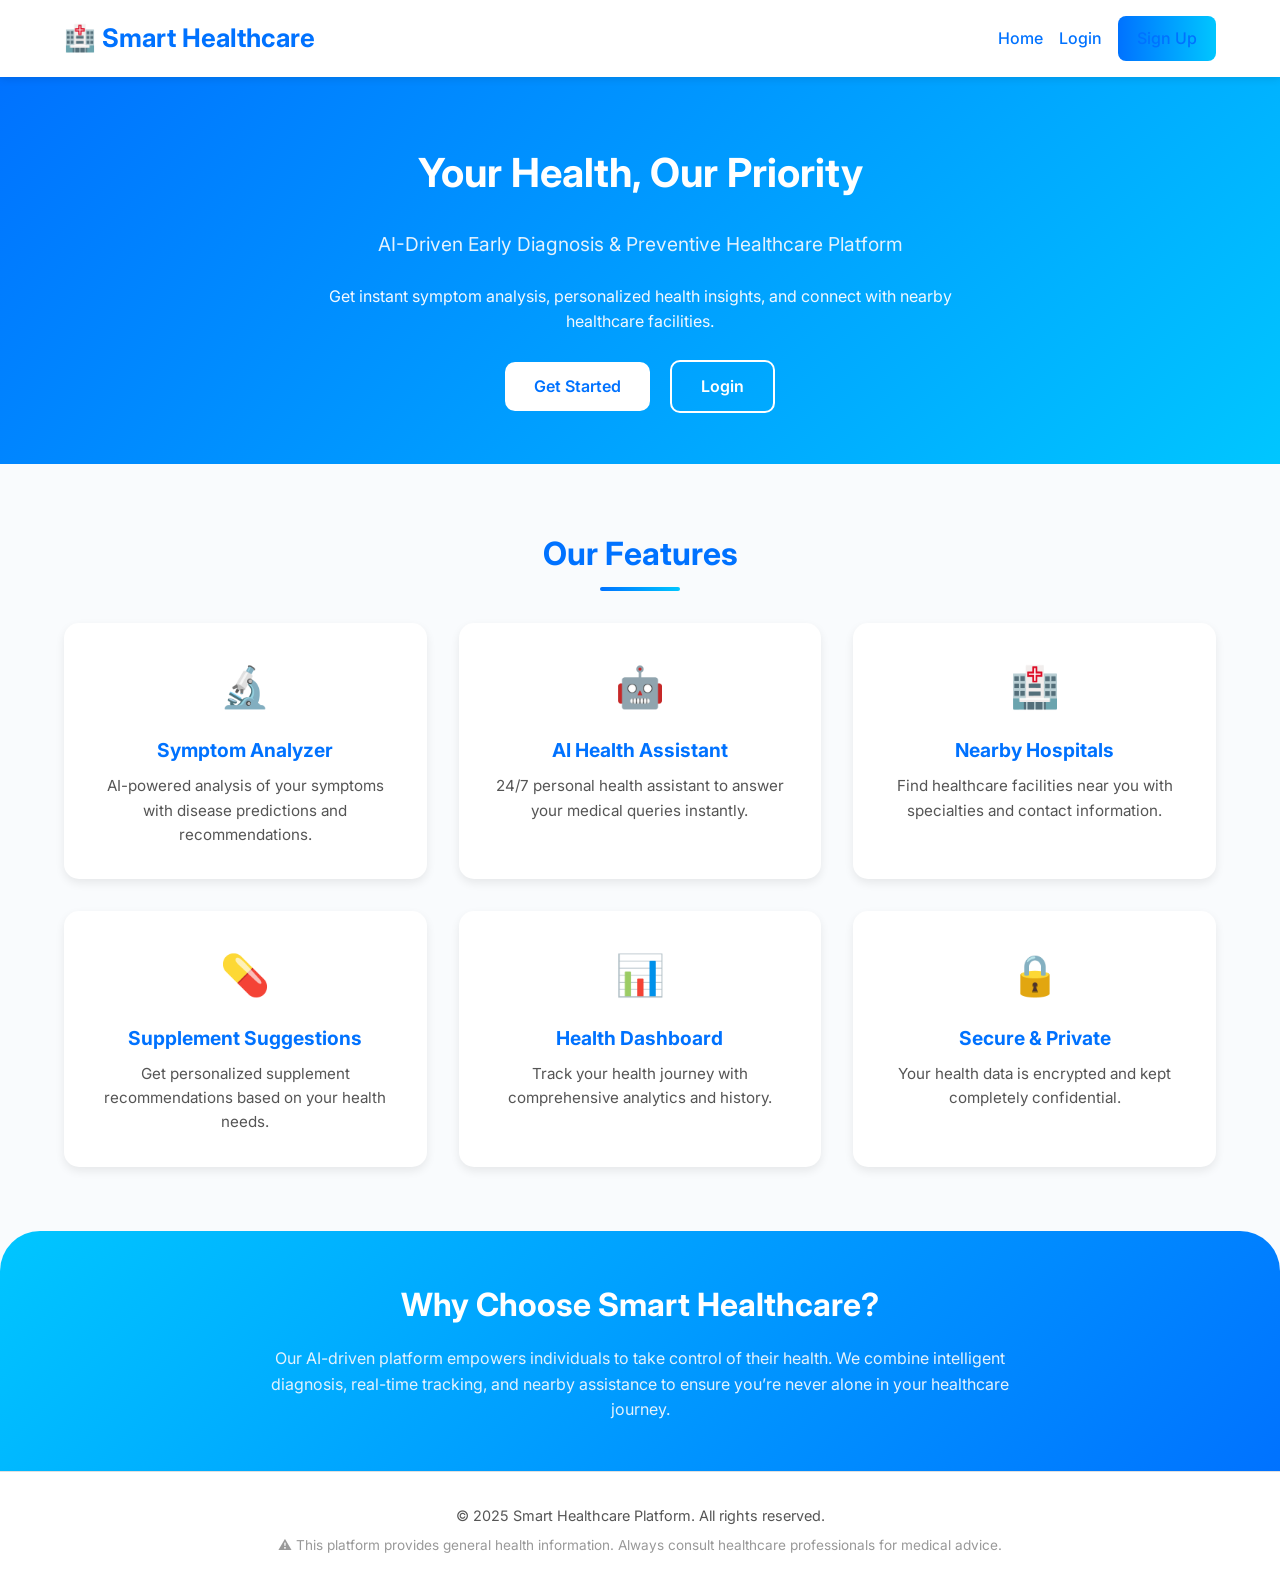
<file: src/main/resources/templates/index.html>
<!DOCTYPE html>
<html xmlns:th="http://www.thymeleaf.org">
<head>
    <meta charset="UTF-8">
    <meta name="viewport" content="width=device-width, initial-scale=1.0">
    <title>Smart Healthcare Platform</title>
    <link href="https://fonts.googleapis.com/css2?family=Inter:wght@400;500;600;700&display=swap" rel="stylesheet">
    <style>
        /* ===== Global Styles ===== */
        * {
            margin: 0;
            padding: 0;
            box-sizing: border-box;
        }

        body {
            font-family: 'Inter', sans-serif;
            background: #f9fbfd;
            color: #333;
            line-height: 1.6;
        }

        a {
            text-decoration: none;
        }

        .container {
            max-width: 1200px;
            margin: 0 auto;
            padding: 0 1.5rem;
        }

        /* ===== Navbar ===== */
        .navbar {
            background: #ffffff;
            box-shadow: 0 2px 8px rgba(0,0,0,0.1);
            padding: 1rem 0;
            position: sticky;
            top: 0;
            z-index: 10;
        }

        .nav-brand {
            font-size: 1.6rem;
            font-weight: 700;
            color: #0072ff;
        }

        .nav-links {
            display: flex;
            align-items: center;
            gap: 1rem;
        }

        .nav-links a {
            color: #0072ff;
            font-weight: 500;
            transition: color 0.3s;
        }

        .nav-links a:hover {
            color: #005fcc;
        }

        .btn-primary {
            background: linear-gradient(90deg, #0072ff, #00c6ff);
            color: #fff;
            padding: 0.6rem 1.2rem;
            border-radius: 8px;
            transition: all 0.3s;
        }

        .btn-primary:hover {
            box-shadow: 0 6px 20px rgba(0,114,255,0.3);
            transform: translateY(-2px);
        }

        .navbar .container {
            display: flex;
            justify-content: space-between;
            align-items: center;
        }

        /* ===== Hero Section ===== */
        .hero {
            background: linear-gradient(135deg, #0072ff 0%, #00c6ff 100%);
            color: white;
            padding: 4rem 0;
        }

        .hero-content {
            display: flex;
            flex-direction: column;
            align-items: center;
            text-align: center;
            gap: 1.5rem;
        }

        .hero-content h1 {
            font-size: 2.5rem;
            font-weight: 700;
        }

        .hero-subtitle {
            font-size: 1.2rem;
            font-weight: 400;
            color: #e3f2fd;
        }

        .hero-description {
            max-width: 700px;
            font-size: 1rem;
            color: #f2f8ff;
        }

        .hero-buttons {
            margin-top: 1rem;
        }

        .btn-hero {
            background: white;
            color: #0072ff;
            padding: 0.9rem 1.8rem;
            border-radius: 10px;
            font-weight: 600;
            transition: all 0.3s ease;
            margin-right: 1rem;
        }

        .btn-hero:hover {
            background: #e3f2fd;
            transform: translateY(-3px);
        }

        .btn-secondary {
            border: 2px solid white;
            color: white;
            padding: 0.9rem 1.8rem;
            border-radius: 10px;
            font-weight: 600;
            transition: all 0.3s ease;
        }

        .btn-secondary:hover {
            background: rgba(255,255,255,0.2);
            transform: translateY(-3px);
        }

        /* ===== Features Section ===== */
        .features {
            background: #f9fbfd;
            padding: 4rem 0;
        }

        .section-title {
            text-align: center;
            font-size: 2rem;
            color: #0072ff;
            margin-bottom: 2rem;
            position: relative;
        }

        .section-title::after {
            content: "";
            width: 80px;
            height: 4px;
            background: linear-gradient(90deg, #0072ff, #00c6ff);
            display: block;
            margin: 0.5rem auto;
            border-radius: 2px;
        }

        .feature-grid {
            display: grid;
            grid-template-columns: repeat(auto-fit, minmax(280px, 1fr));
            gap: 2rem;
        }

        .feature-card {
            background: #ffffff;
            border-radius: 15px;
            padding: 2rem;
            text-align: center;
            transition: all 0.3s;
            box-shadow: 0 4px 10px rgba(0,0,0,0.08);
        }

        .feature-card:hover {
            transform: translateY(-8px);
            box-shadow: 0 8px 25px rgba(0,114,255,0.2);
        }

        .feature-icon {
            font-size: 2.5rem;
            margin-bottom: 1rem;
        }

        .feature-card h3 {
            color: #0072ff;
            font-size: 1.2rem;
            margin-bottom: 0.5rem;
        }

        .feature-card p {
            color: #555;
            font-size: 0.95rem;
        }

        /* ===== Extra Section ===== */
        .about {
            background: linear-gradient(135deg, #00c6ff 0%, #0072ff 100%);
            color: white;
            text-align: center;
            padding: 3rem 1rem;
            border-top-left-radius: 40px;
            border-top-right-radius: 40px;
        }

        .about h2 {
            font-size: 2rem;
            margin-bottom: 1rem;
        }

        .about p {
            max-width: 800px;
            margin: 0 auto;
            font-size: 1rem;
            color: #e3f2fd;
        }

        /* ===== Footer ===== */
        .footer {
            background: #ffffff;
            padding: 2rem 0;
            text-align: center;
            font-size: 0.9rem;
            color: #555;
            border-top: 1px solid #e0e0e0;
        }

        .disclaimer {
            margin-top: 0.5rem;
            font-size: 0.85rem;
            color: #999;
        }

        /* ===== Responsive ===== */
        @media (max-width: 768px) {
            .hero-content h1 {
                font-size: 2rem;
            }
        }
    </style>
</head>
<body>

<!-- Navbar -->
<nav class="navbar">
    <div class="container">
        <div class="nav-brand">🏥 Smart Healthcare</div>
        <div class="nav-links">
            <a href="/">Home</a>
            <a href="/login">Login</a>
            <a href="/signup" class="btn-primary">Sign Up</a>
        </div>
    </div>
</nav>

<!-- Hero Section -->
<section class="hero">
    <div class="container">
        <div class="hero-content">
            <h1>Your Health, Our Priority</h1>
            <p class="hero-subtitle">AI-Driven Early Diagnosis & Preventive Healthcare Platform</p>
            <p class="hero-description">
                Get instant symptom analysis, personalized health insights, and connect with nearby healthcare facilities.
            </p>
            <div class="hero-buttons">
                <a href="/signup" class="btn-hero">Get Started</a>
                <a href="/login" class="btn-secondary">Login</a>
            </div>
        </div>
    </div>
</section>

<!-- Features Section -->
<section class="features">
    <div class="container">
        <h2 class="section-title">Our Features</h2>
        <div class="feature-grid">
            <div class="feature-card">
                <div class="feature-icon">🔬</div>
                <h3>Symptom Analyzer</h3>
                <p>AI-powered analysis of your symptoms with disease predictions and recommendations.</p>
            </div>
            <div class="feature-card">
                <div class="feature-icon">🤖</div>
                <h3>AI Health Assistant</h3>
                <p>24/7 personal health assistant to answer your medical queries instantly.</p>
            </div>
            <div class="feature-card">
                <div class="feature-icon">🏥</div>
                <h3>Nearby Hospitals</h3>
                <p>Find healthcare facilities near you with specialties and contact information.</p>
            </div>
            <div class="feature-card">
                <div class="feature-icon">💊</div>
                <h3>Supplement Suggestions</h3>
                <p>Get personalized supplement recommendations based on your health needs.</p>
            </div>
            <div class="feature-card">
                <div class="feature-icon">📊</div>
                <h3>Health Dashboard</h3>
                <p>Track your health journey with comprehensive analytics and history.</p>
            </div>
            <div class="feature-card">
                <div class="feature-icon">🔒</div>
                <h3>Secure & Private</h3>
                <p>Your health data is encrypted and kept completely confidential.</p>
            </div>
        </div>
    </div>
</section>

<!-- Extra About Section -->
<section class="about">
    <h2>Why Choose Smart Healthcare?</h2>
    <p>
        Our AI-driven platform empowers individuals to take control of their health.
        We combine intelligent diagnosis, real-time tracking, and nearby assistance to ensure you’re never alone in your healthcare journey.
    </p>
</section>

<!-- Footer -->
<footer class="footer">
    <div class="container">
        <p>&copy; 2025 Smart Healthcare Platform. All rights reserved.</p>
        <p class="disclaimer">⚠️ This platform provides general health information. Always consult healthcare professionals for medical advice.</p>
    </div>
</footer>

</body>
</html>
</file>
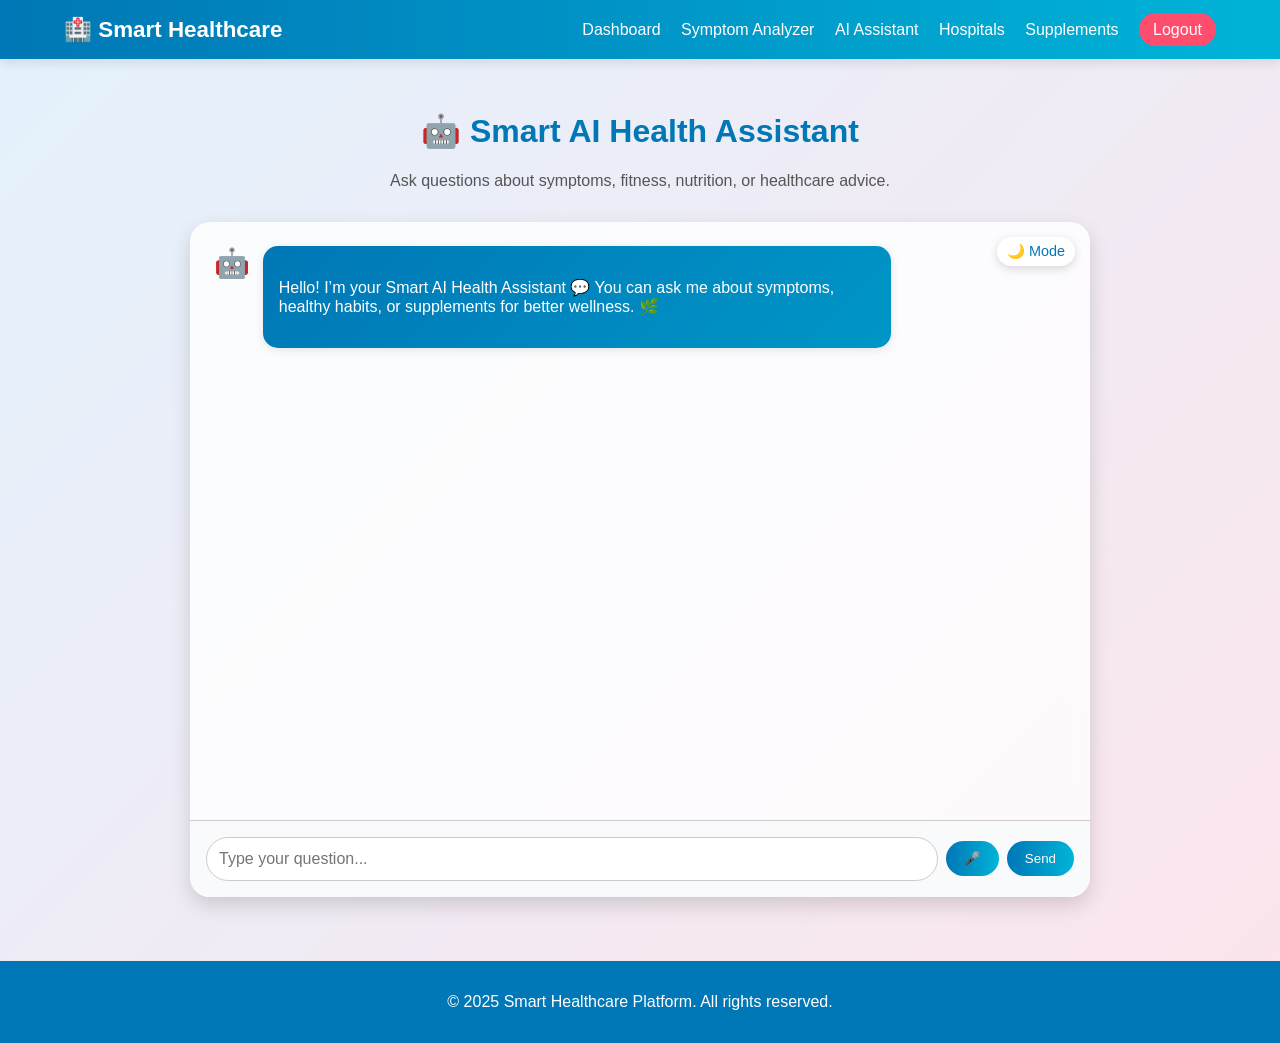
<file: src/main/resources/templates/ai-assistant.html>
<!-- src/main/resources/templates/ai-assistant.html -->

<!DOCTYPE html>
<html xmlns:th="http://www.thymeleaf.org">
<head>
    <meta charset="UTF-8">
    <meta name="viewport" content="width=device-width, initial-scale=1.0">
    <title>AI Assistant - Smart Healthcare</title>
    <link rel="stylesheet" th:href="@{/css/style.css}">
    <style>
        /* ===== Base Styling ===== */
        body {
            font-family: 'Poppins', sans-serif;
            margin: 0;
            background: linear-gradient(135deg, #e3f2fd, #fce4ec);
            color: #333;
            transition: 0.5s ease;
        }

        .navbar {
            background: linear-gradient(90deg, #0077b6, #00b4d8);
            padding: 1rem 0;
            box-shadow: 0 4px 10px rgba(0,0,0,0.1);
            color: #fff;
        }

        .navbar .container {
            display: flex;
            justify-content: space-between;
            align-items: center;
            width: 90%;
            margin: auto;
        }

        .nav-brand {
            font-weight: bold;
            font-size: 1.4rem;
        }

        .nav-links a {
            color: #fff;
            margin-left: 1rem;
            text-decoration: none;
            transition: 0.3s;
            font-weight: 500;
        }

        .nav-links a:hover {
            color: #ffe57f;
        }

        .btn-logout {
            background: #ff4d6d;
            padding: 8px 14px;
            border-radius: 25px;
            transition: 0.3s;
        }

        .btn-logout:hover {
            background: #ff758f;
        }

        /* ===== Page Header ===== */
        .page-container {
            padding: 2rem 0;
        }

        .page-header {
            text-align: center;
            margin-bottom: 2rem;
        }

        .page-header h1 {
            color: #0077b6;
            font-size: 2rem;
        }

        .page-header p {
            color: #555;
        }

        /* ===== Chat Section ===== */
        .chat-container {
            width: 90%;
            max-width: 900px;
            margin: 0 auto;
            background: rgba(255,255,255,0.8);
            border-radius: 20px;
            box-shadow: 0 8px 20px rgba(0,0,0,0.15);
            display: flex;
            flex-direction: column;
            height: 75vh;
            overflow: hidden;
            position: relative;
            backdrop-filter: blur(10px);
        }

        .chat-messages {
            flex: 1;
            overflow-y: auto;
            padding: 1.5rem;
            display: flex;
            flex-direction: column;
            gap: 1rem;
            scroll-behavior: smooth;
        }

        .chat-message {
            display: flex;
            align-items: flex-start;
            gap: 0.8rem;
            animation: fadeIn 0.3s ease;
        }

        @keyframes fadeIn {
            from {opacity: 0; transform: translateY(10px);}
            to {opacity: 1; transform: translateY(0);}
        }

        .ai-message .message-content {
            background: linear-gradient(135deg, #0077b6, #0096c7);
            color: #fff;
        }

        .user-message .message-content {
            background: #f1f1f1;
            color: #333;
            align-self: flex-end;
        }

        .message-content {
            padding: 1rem;
            border-radius: 15px;
            max-width: 70%;
            box-shadow: 0 2px 10px rgba(0,0,0,0.1);
            position: relative;
        }

        .message-avatar {
            font-size: 1.8rem;
        }

        /* ===== Chat Input ===== */
        .chat-input-container {
            display: flex;
            align-items: center;
            border-top: 1px solid #ccc;
            padding: 1rem;
            background: #f9fafb;
            gap: 0.5rem;
        }

        #messageInput {
            flex: 1;
            padding: 12px;
            border: 1px solid #ccc;
            border-radius: 25px;
            font-size: 1rem;
            outline: none;
        }

        .btn-send, .btn-voice {
            background: linear-gradient(90deg, #0077b6, #00b4d8);
            border: none;
            color: white;
            padding: 10px 18px;
            border-radius: 25px;
            cursor: pointer;
            transition: 0.3s;
        }

        .btn-send:hover, .btn-voice:hover {
            background: linear-gradient(90deg, #00b4d8, #0077b6);
        }

        .btn-voice.active {
            background: #ff4d6d;
            animation: pulse 1.2s infinite;
        }

        @keyframes pulse {
            0% { transform: scale(1); }
            50% { transform: scale(1.05); }
            100% { transform: scale(1); }
        }

        /* ===== Typing Indicator ===== */
        .typing-indicator {
            display: flex;
            align-items: center;
            gap: 5px;
        }

        .typing-dot {
            width: 8px;
            height: 8px;
            background-color: #0077b6;
            border-radius: 50%;
            animation: bounce 1.4s infinite ease-in-out;
        }

        .typing-dot:nth-child(2) {
            animation-delay: 0.2s;
        }

        .typing-dot:nth-child(3) {
            animation-delay: 0.4s;
        }

        @keyframes bounce {
            0%, 80%, 100% { transform: scale(0); }
            40% { transform: scale(1); }
        }

        /* ===== Dark Mode ===== */
        .dark-mode {
            background: #0f172a;
            color: #e2e8f0;
        }

        .dark-mode .chat-container {
            background: rgba(30, 41, 59, 0.85);
        }

        .dark-mode .user-message .message-content {
            background: #334155;
            color: #f1f5f9;
        }

        .dark-mode .ai-message .message-content {
            background: linear-gradient(135deg, #0ea5e9, #0284c7);
        }

        .dark-toggle {
            position: absolute;
            top: 15px;
            right: 15px;
            background: #fff;
            border: none;
            border-radius: 20px;
            padding: 6px 10px;
            cursor: pointer;
            font-size: 0.9rem;
            color: #0077b6;
            font-weight: 500;
            box-shadow: 0 3px 10px rgba(0,0,0,0.15);
            transition: 0.3s;
        }

        .dark-toggle:hover {
            background: #0077b6;
            color: #fff;
        }

        /* ===== Footer ===== */
        .footer {
            text-align: center;
            padding: 1rem;
            background: #0077b6;
            color: white;
            margin-top: 2rem;
        }
    </style>
</head>
<body>

<!-- Navbar -->
<nav class="navbar">
    <div class="container">
        <div class="nav-brand">🏥 Smart Healthcare</div>
        <div class="nav-links">
            <a href="/dashboard">Dashboard</a>
            <a href="/symptom-analyzer">Symptom Analyzer</a>
            <a href="/ai-assistant">AI Assistant</a>
            <a href="/hospitals">Hospitals</a>
            <a href="/supplements">Supplements</a>
            <a href="/logout" class="btn-logout">Logout</a>
        </div>
    </div>
</nav>

<!-- AI Assistant Section -->
<div class="page-container">
    <div class="container">
        <div class="page-header">
            <h1>🤖 Smart AI Health Assistant</h1>
            <p>Ask questions about symptoms, fitness, nutrition, or healthcare advice.</p>
        </div>

        <div class="chat-container">
            <button class="dark-toggle" onclick="toggleTheme()">🌙 Mode</button>

            <div id="chatMessages" class="chat-messages">
                <div class="chat-message ai-message">
                    <div class="message-avatar">🤖</div>
                    <div class="message-content">
                        <p>Hello! I’m your Smart AI Health Assistant 💬
                            You can ask me about symptoms, healthy habits, or supplements for better wellness. 🌿</p>
                    </div>
                </div>
            </div>

            <div class="chat-input-container">
                <input type="text" id="messageInput" placeholder="Type your question..." onkeypress="if(event.key === 'Enter') sendMessage()">
                <button onclick="startListening()" id="voiceBtn" class="btn-voice">🎤</button>
                <button onclick="sendMessage()" class="btn-send">Send</button>
            </div>
        </div>
    </div>
</div>

<footer class="footer">
    <p>&copy; 2025 Smart Healthcare Platform. All rights reserved.</p>
</footer>

<script>
    let darkMode = false;
    let recognizing = false;
    let recognition;

    function toggleTheme() {
        darkMode = !darkMode;
        document.body.classList.toggle('dark-mode');
        document.querySelector('.dark-toggle').textContent = darkMode ? '☀️ Mode' : '🌙 Mode';
    }

    function sendMessage() {
        const input = document.getElementById('messageInput');
        const message = input.value.trim();
        if (!message) return;

        addMessage(message, 'user');
        input.value = '';

        showTypingIndicator();

        fetch('/chat', {
            method: 'POST',
            headers: { 'Content-Type': 'application/json' },
            body: JSON.stringify({ message })
        })
        .then(res => res.json())
        .then(data => {
            hideTypingIndicator();
            addMessage(data.message, 'ai');
            speak(data.message); // 🔊 AI speaks
        })
        .catch(() => {
            hideTypingIndicator();
            addMessage("⚠️ Sorry, I couldn't process that. Please try again.", 'ai');
        });
    }

    function addMessage(text, sender) {
        const chatMessages = document.getElementById('chatMessages');
        const msg = document.createElement('div');
        msg.className = `chat-message ${sender}-message`;

        const avatar = document.createElement('div');
        avatar.className = 'message-avatar';
        avatar.textContent = sender === 'user' ? '👤' : '🤖';

        const content = document.createElement('div');
        content.className = 'message-content';
        content.innerHTML = `<p>${text}</p>`;

        msg.appendChild(avatar);
        msg.appendChild(content);
        chatMessages.appendChild(msg);
        chatMessages.scrollTop = chatMessages.scrollHeight;
    }

    function showTypingIndicator() {
        const chatMessages = document.getElementById('chatMessages');
        const indicator = document.createElement('div');
        indicator.className = 'chat-message ai-message typing';
        indicator.id = 'typingIndicator';
        indicator.innerHTML = `
            <div class="message-avatar">🤖</div>
            <div class="message-content">
                <div class="typing-indicator">
                    <div class="typing-dot"></div>
                    <div class="typing-dot"></div>
                    <div class="typing-dot"></div>
                </div>
            </div>`;
        chatMessages.appendChild(indicator);
        chatMessages.scrollTop = chatMessages.scrollHeight;
    }

    function hideTypingIndicator() {
        const indicator = document.getElementById('typingIndicator');
        if (indicator) indicator.remove();
    }

    // 🎤 Speech-to-Text Function
    function startListening() {
        const voiceBtn = document.getElementById('voiceBtn');
        const SpeechRecognition = window.SpeechRecognition || window.webkitSpeechRecognition;
        if (!SpeechRecognition) {
            alert("Speech Recognition not supported in your browser!");
            return;
        }

        if (!recognition) {
            recognition = new SpeechRecognition();
            recognition.lang = "en-IN";
            recognition.interimResults = false;
            recognition.maxAlternatives = 1;

            recognition.onresult = (event) => {
                const transcript = event.results[0][0].transcript;
                document.getElementById('messageInput').value = transcript;
                sendMessage();
            };

            recognition.onerror = (event) => {
                console.error("Speech recognition error:", event.error);
                voiceBtn.classList.remove('active');
                recognizing = false;
            };

            recognition.onend = () => {
                voiceBtn.classList.remove('active');
                recognizing = false;
            };
        }

        if (!recognizing) {
            recognition.start();
            recognizing = true;
            voiceBtn.classList.add('active');
        } else {
            recognition.stop();
            voiceBtn.classList.remove('active');
            recognizing = false;
        }
    }

    // 🔊 Text-to-Speech Function
    function speak(text) {
        const utterance = new SpeechSynthesisUtterance(text);
        utterance.lang = "en-IN";
        utterance.rate = 1;
        utterance.pitch = 1;
        speechSynthesis.speak(utterance);
    }
</script>

</body>
</html>
</file>
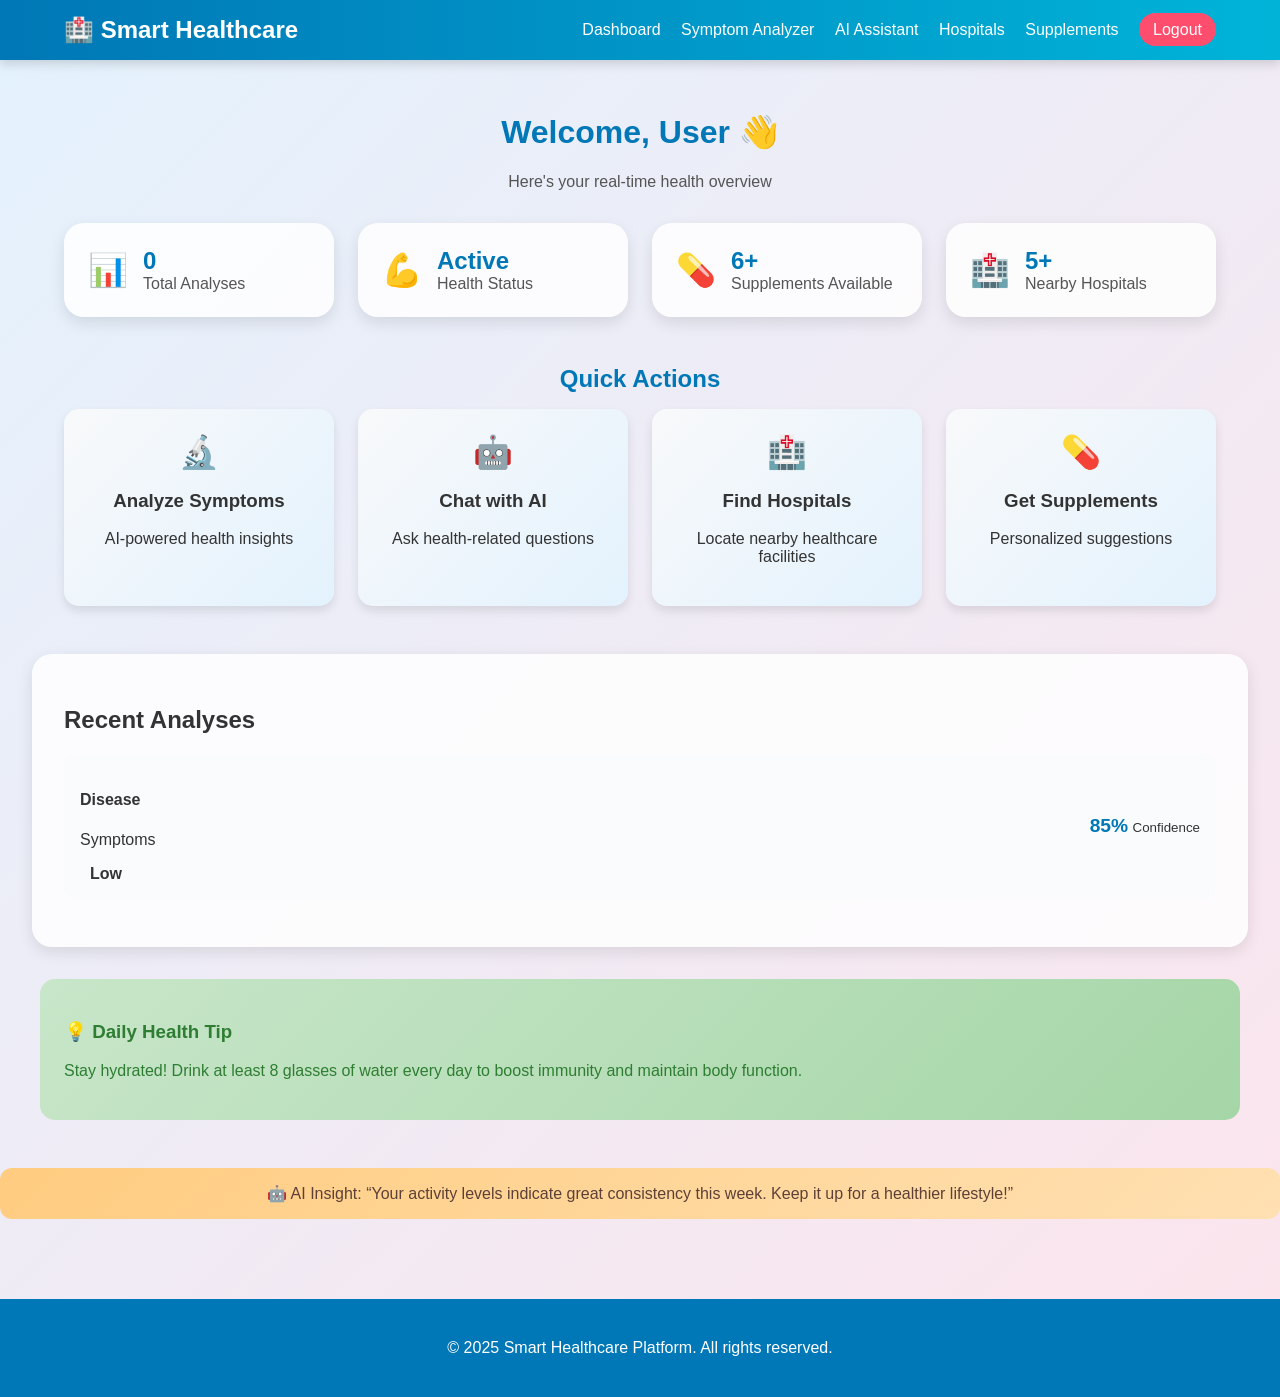
<file: src/main/resources/templates/dashboard.html>
<!-- src/main/resources/templates/dashboard.html -->

<!DOCTYPE html>
<html xmlns:th="http://www.thymeleaf.org">
<head>
    <meta charset="UTF-8">
    <meta name="viewport" content="width=device-width, initial-scale=1.0">
    <title>Dashboard - Smart Healthcare</title>
    <link rel="stylesheet" th:href="@{/css/style.css}">
    <style>
        /* ===== GENERAL STYLING ===== */
        body {
            font-family: 'Poppins', sans-serif;
            background: linear-gradient(135deg, #e3f2fd, #fce4ec);
            color: #333;
            margin: 0;
            padding: 0;
        }

        .navbar {
            background: linear-gradient(90deg, #0077b6, #00b4d8);
            color: #fff;
            padding: 1rem 0;
            box-shadow: 0 4px 10px rgba(0,0,0,0.15);
        }

        .navbar .container {
            display: flex;
            justify-content: space-between;
            align-items: center;
            width: 90%;
            margin: auto;
        }

        .nav-brand {
            font-size: 1.5rem;
            font-weight: bold;
        }

        .nav-links a {
            color: #fff;
            margin-left: 1rem;
            text-decoration: none;
            transition: 0.3s;
            font-weight: 500;
        }

        .nav-links a:hover {
            color: #ffe57f;
        }

        .btn-logout {
            background: #ff4d6d;
            padding: 8px 14px;
            border-radius: 25px;
            transition: 0.3s;
        }

        .btn-logout:hover {
            background: #ff758f;
        }

        /* ===== DASHBOARD HEADER ===== */
        .dashboard-container {
            padding: 2rem 0;
        }

        .dashboard-header {
            text-align: center;
            margin-bottom: 2rem;
        }

        .dashboard-header h1 {
            font-size: 2rem;
            color: #0077b6;
        }

        .dashboard-header p {
            color: #555;
            margin-top: 5px;
        }

        /* ===== STATS GRID ===== */
        .stats-grid {
            display: grid;
            grid-template-columns: repeat(auto-fit, minmax(220px, 1fr));
            gap: 1.5rem;
            width: 90%;
            margin: auto;
        }

        .stat-card {
            background: rgba(255, 255, 255, 0.85);
            border-radius: 20px;
            box-shadow: 0 6px 15px rgba(0,0,0,0.1);
            padding: 1.5rem;
            display: flex;
            align-items: center;
            justify-content: flex-start;
            transition: transform 0.3s, box-shadow 0.3s;
        }

        .stat-card:hover {
            transform: translateY(-5px);
            box-shadow: 0 8px 18px rgba(0,0,0,0.15);
        }

        .stat-icon {
            font-size: 2rem;
            margin-right: 15px;
        }

        .stat-info h3 {
            margin: 0;
            color: #0077b6;
            font-size: 1.5rem;
        }

        .stat-info p {
            margin: 0;
            color: #555;
        }

        /* ===== QUICK ACTIONS ===== */
        .dashboard-actions {
            text-align: center;
            margin: 3rem 0;
        }

        .dashboard-actions h2 {
            color: #0077b6;
            margin-bottom: 1rem;
        }

        .action-grid {
            display: grid;
            grid-template-columns: repeat(auto-fit, minmax(230px, 1fr));
            gap: 1.5rem;
            width: 90%;
            margin: auto;
        }

        .action-card {
            background: linear-gradient(135deg, #f8f9fa, #e3f2fd);
            border-radius: 15px;
            padding: 1.5rem;
            text-decoration: none;
            color: #333;
            transition: all 0.3s ease;
            box-shadow: 0 5px 10px rgba(0,0,0,0.1);
        }

        .action-card:hover {
            transform: translateY(-6px);
            background: linear-gradient(135deg, #bbdefb, #90caf9);
        }

        .action-icon {
            font-size: 2rem;
            margin-bottom: 10px;
        }

        /* ===== RECENT ACTIVITY ===== */
        .recent-activity {
            background: rgba(255, 255, 255, 0.85);
            padding: 2rem;
            border-radius: 20px;
            width: 90%;
            margin: 2rem auto;
            box-shadow: 0 5px 15px rgba(0,0,0,0.1);
        }

        .activity-item {
            display: flex;
            justify-content: space-between;
            align-items: center;
            background: #f9fbfd;
            margin-bottom: 1rem;
            padding: 1rem;
            border-radius: 12px;
            transition: 0.3s;
        }

        .activity-item:hover {
            background: #e3f2fd;
        }

        .badge {
            padding: 5px 10px;
            border-radius: 12px;
            font-weight: bold;
        }

        .badge-high { background: #ff5252; color: #fff; }
        .badge-moderate { background: #ffca28; color: #000; }
        .badge-low { background: #66bb6a; color: #fff; }

        .activity-score {
            text-align: center;
        }

        .activity-score span {
            font-size: 1.2rem;
            font-weight: bold;
            color: #0077b6;
        }

        /* ===== EXTRA FEATURES ===== */
        .health-tips {
            width: 90%;
            margin: 2rem auto;
            background: linear-gradient(135deg, #c8e6c9, #a5d6a7);
            border-radius: 15px;
            padding: 1.5rem;
            color: #2e7d32;
        }

        .ai-banner {
            text-align: center;
            background: linear-gradient(135deg, #ffcc80, #ffe0b2);
            color: #5d4037;
            padding: 1rem;
            margin-top: 3rem;
            border-radius: 12px;
            font-weight: 500;
        }

        /* ===== FOOTER ===== */
        .footer {
            background: #0077b6;
            color: white;
            text-align: center;
            padding: 1.5rem 0;
            margin-top: 3rem;
        }
    </style>
</head>
<body>

<!-- Navbar -->
<nav class="navbar">
    <div class="container">
        <div class="nav-brand">🏥 Smart Healthcare</div>
        <div class="nav-links">
            <a href="/dashboard">Dashboard</a>
            <a href="/symptom-analyzer">Symptom Analyzer</a>
            <a href="/ai-assistant">AI Assistant</a>
            <a href="/hospitals">Hospitals</a>
            <a href="/supplements">Supplements</a>
            <a href="/logout" class="btn-logout">Logout</a>
        </div>
    </div>
</nav>

<!-- Dashboard Header -->
<div class="dashboard-container">
    <div class="container">
        <div class="dashboard-header">
            <h1>Welcome, <span th:text="${userName}">User</span> 👋</h1>
            <p>Here's your real-time health overview</p>
        </div>

        <!-- Stats Section -->
        <div class="stats-grid">
            <div class="stat-card">
                <div class="stat-icon">📊</div>
                <div class="stat-info">
                    <h3 th:text="${totalAnalyses}">0</h3>
                    <p>Total Analyses</p>
                </div>
            </div>
            <div class="stat-card">
                <div class="stat-icon">💪</div>
                <div class="stat-info">
                    <h3>Active</h3>
                    <p>Health Status</p>
                </div>
            </div>
            <div class="stat-card">
                <div class="stat-icon">💊</div>
                <div class="stat-info">
                    <h3>6+</h3>
                    <p>Supplements Available</p>
                </div>
            </div>
            <div class="stat-card">
                <div class="stat-icon">🏥</div>
                <div class="stat-info">
                    <h3>5+</h3>
                    <p>Nearby Hospitals</p>
                </div>
            </div>
        </div>

        <!-- Quick Actions -->
        <div class="dashboard-actions">
            <h2>Quick Actions</h2>
            <div class="action-grid">
                <a href="/symptom-analyzer" class="action-card">
                    <div class="action-icon">🔬</div>
                    <h3>Analyze Symptoms</h3>
                    <p>AI-powered health insights</p>
                </a>
                <a href="/ai-assistant" class="action-card">
                    <div class="action-icon">🤖</div>
                    <h3>Chat with AI</h3>
                    <p>Ask health-related questions</p>
                </a>
                <a href="/hospitals" class="action-card">
                    <div class="action-icon">🏥</div>
                    <h3>Find Hospitals</h3>
                    <p>Locate nearby healthcare facilities</p>
                </a>
                <a href="/supplements" class="action-card">
                    <div class="action-icon">💊</div>
                    <h3>Get Supplements</h3>
                    <p>Personalized suggestions</p>
                </a>
            </div>
        </div>

        <!-- Recent Analyses -->
        <div class="recent-activity" th:if="${recentAnalyses}">
            <h2>Recent Analyses</h2>
            <div class="activity-list">
                <div class="activity-item" th:each="analysis : ${recentAnalyses}">
                    <div class="activity-info">
                        <h4 th:text="${analysis.predictedDisease}">Disease</h4>
                        <p th:text="${analysis.symptoms}">Symptoms</p>
                        <span class="badge"
                              th:classappend="${analysis.severity == 'High' ? 'badge-high' :
                              (analysis.severity == 'Moderate' ? 'badge-moderate' : 'badge-low')}"
                              th:text="${analysis.severity}">Low</span>
                    </div>
                    <div class="activity-score">
                        <span th:text="${analysis.confidenceScore} + '%'">85%</span>
                        <small>Confidence</small>
                    </div>
                </div>
            </div>
        </div>

        <!-- Health Tips -->
        <div class="health-tips">
            <h3>💡 Daily Health Tip</h3>
            <p>Stay hydrated! Drink at least 8 glasses of water every day to boost immunity and maintain body function.</p>
        </div>

        <!-- AI Insights Banner -->
        <div class="ai-banner">
            🤖 AI Insight: “Your activity levels indicate great consistency this week. Keep it up for a healthier lifestyle!”
        </div>
    </div>
</div>

<!-- Footer -->
<footer class="footer">
    <div class="container">
        <p>&copy; 2025 Smart Healthcare Platform. All rights reserved.</p>
    </div>
</footer>

</body>
</html>
</file>
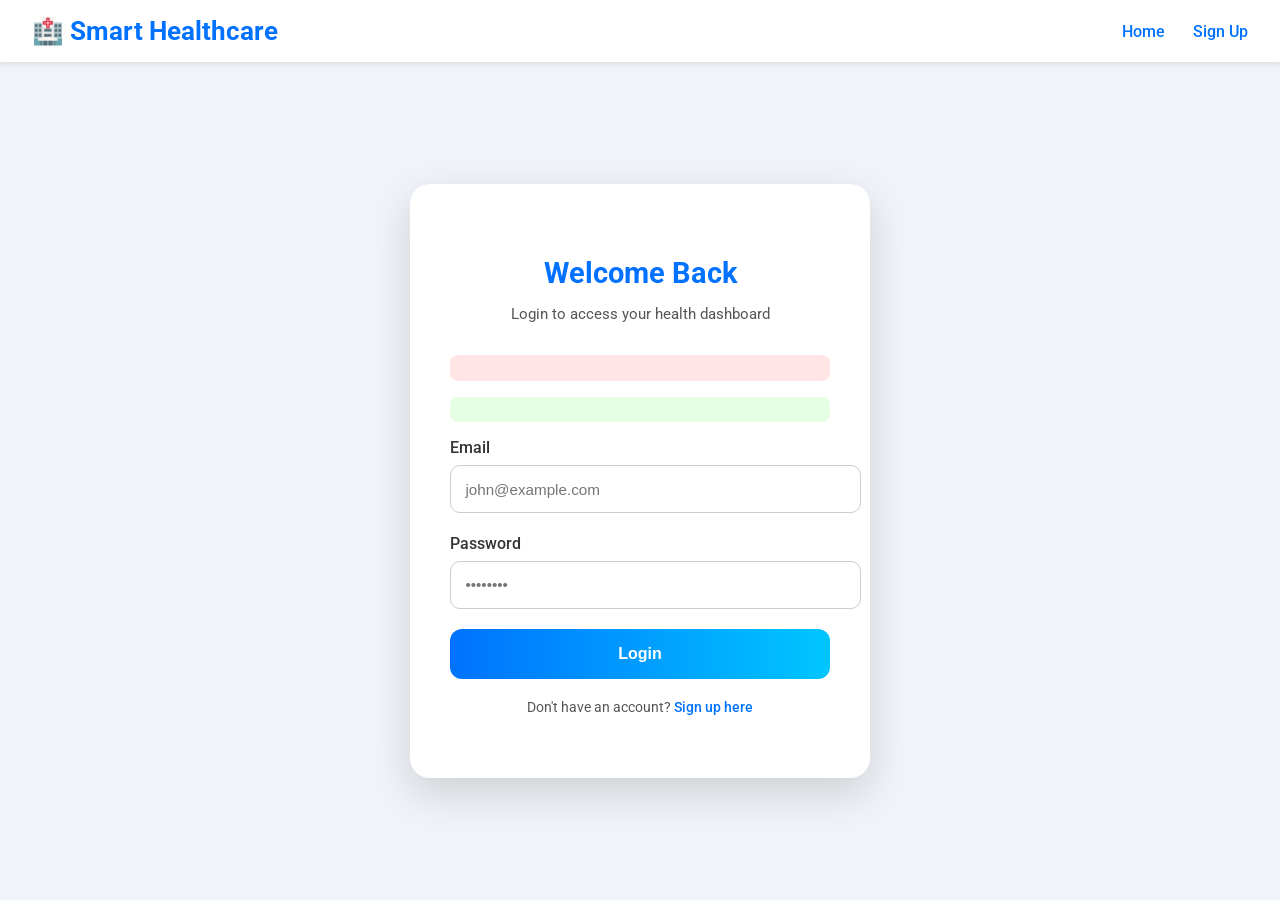
<file: src/main/resources/templates/login.html>
<!DOCTYPE html>
<html xmlns:th="http://www.thymeleaf.org">
<head>
    <meta charset="UTF-8">
    <meta name="viewport" content="width=device-width, initial-scale=1.0">
    <title>Login - Smart Healthcare</title>
    <link href="https://fonts.googleapis.com/css2?family=Roboto:wght@400;500;700&display=swap" rel="stylesheet">
    <style>
        /* ===== Body & Fonts ===== */
        body {
            font-family: 'Roboto', sans-serif;
            background: #f0f4f8;
            margin: 0;
            display: flex;
            flex-direction: column;
            min-height: 100vh;
        }

        /* ===== Navbar ===== */
        .navbar {
            background: #fff;
            padding: 1rem 2rem;
            display: flex;
            justify-content: space-between;
            align-items: center;
            box-shadow: 0 2px 6px rgba(0,0,0,0.1);
        }

        .nav-brand {
            font-size: 1.6rem;
            font-weight: 700;
            color: #0072ff;
        }

        .nav-links a {
            text-decoration: none;
            margin-left: 1.5rem;
            font-weight: 500;
            color: #0072ff;
            transition: color 0.3s;
        }

        .nav-links a:hover {
            color: #005fcc;
        }

        /* ===== Auth Container ===== */
        .auth-container {
            flex: 1;
            display: flex;
            justify-content: center;
            align-items: center;
            padding: 2rem;
        }

        .auth-box {
            background: #fff;
            padding: 3rem 2.5rem;
            border-radius: 20px;
            box-shadow: 0 15px 40px rgba(0,0,0,0.15);
            width: 380px;
            text-align: center;
            position: relative;
        }

        .auth-box h2 {
            color: #0072ff;
            font-size: 1.8rem;
            margin-bottom: 0.3rem;
        }

        .auth-subtitle {
            font-size: 0.95rem;
            color: #555;
            margin-bottom: 2rem;
        }

        /* ===== Form ===== */
        .form-group {
            text-align: left;
            margin-bottom: 1.3rem;
        }

        .form-group label {
            display: block;
            margin-bottom: 0.5rem;
            font-weight: 500;
            color: #333;
        }

        .form-group input {
            width: 100%;
            padding: 0.9rem;
            border-radius: 10px;
            border: 1px solid #ccc;
            transition: all 0.3s;
            font-size: 0.95rem;
        }

        .form-group input:focus {
            border-color: #0072ff;
            box-shadow: 0 0 8px rgba(0,114,255,0.3);
            outline: none;
        }

        /* ===== Submit Button ===== */
        .btn-submit {
            width: 100%;
            padding: 1rem;
            border: none;
            border-radius: 12px;
            background: linear-gradient(90deg, #0072ff, #00c6ff);
            color: #fff;
            font-size: 1rem;
            font-weight: 600;
            cursor: pointer;
            transition: all 0.3s;
        }

        .btn-submit:hover {
            transform: translateY(-2px);
            box-shadow: 0 6px 20px rgba(0,114,255,0.3);
        }

        /* ===== Auth Link ===== */
        .auth-link {
            margin-top: 1.2rem;
            font-size: 0.9rem;
            color: #555;
        }

        .auth-link a {
            color: #0072ff;
            font-weight: 500;
            text-decoration: none;
        }

        .auth-link a:hover {
            text-decoration: underline;
        }

        /* ===== Alerts ===== */
        .alert {
            padding: 0.8rem;
            margin-bottom: 1rem;
            border-radius: 8px;
            font-size: 0.9rem;
        }

        .alert-error {
            background: #ffe5e5;
            color: #d8000c;
        }

        .alert-success {
            background: #e5ffe5;
            color: #006400;
        }

        /* ===== Animations ===== */
        @keyframes fadeIn {
            0% { opacity: 0; transform: translateY(-20px);}
            100% { opacity: 1; transform: translateY(0);}
        }

        .auth-box {
            animation: fadeIn 0.8s ease-in-out;
        }
    </style>
</head>
<body>
<nav class="navbar">
    <div class="nav-brand">🏥 Smart Healthcare</div>
    <div class="nav-links">
        <a href="/">Home</a>
        <a href="/signup">Sign Up</a>
    </div>
</nav>

<div class="auth-container">
    <div class="auth-box">
        <h2>Welcome Back</h2>
        <p class="auth-subtitle">Login to access your health dashboard</p>

        <div th:if="${error}" class="alert alert-error" th:text="${error}"></div>
        <div th:if="${success}" class="alert alert-success" th:text="${success}"></div>

        <form th:action="@{/login}" method="post">
            <div class="form-group">
                <label>Email</label>
                <input type="email" name="email" required placeholder="john@example.com">
            </div>

            <div class="form-group">
                <label>Password</label>
                <input type="password" name="password" required placeholder="••••••••">
            </div>

            <button type="submit" class="btn-submit">Login</button>
        </form>

        <p class="auth-link">Don't have an account? <a href="/signup">Sign up here</a></p>
    </div>
</div>
</body>
</html>
</file>
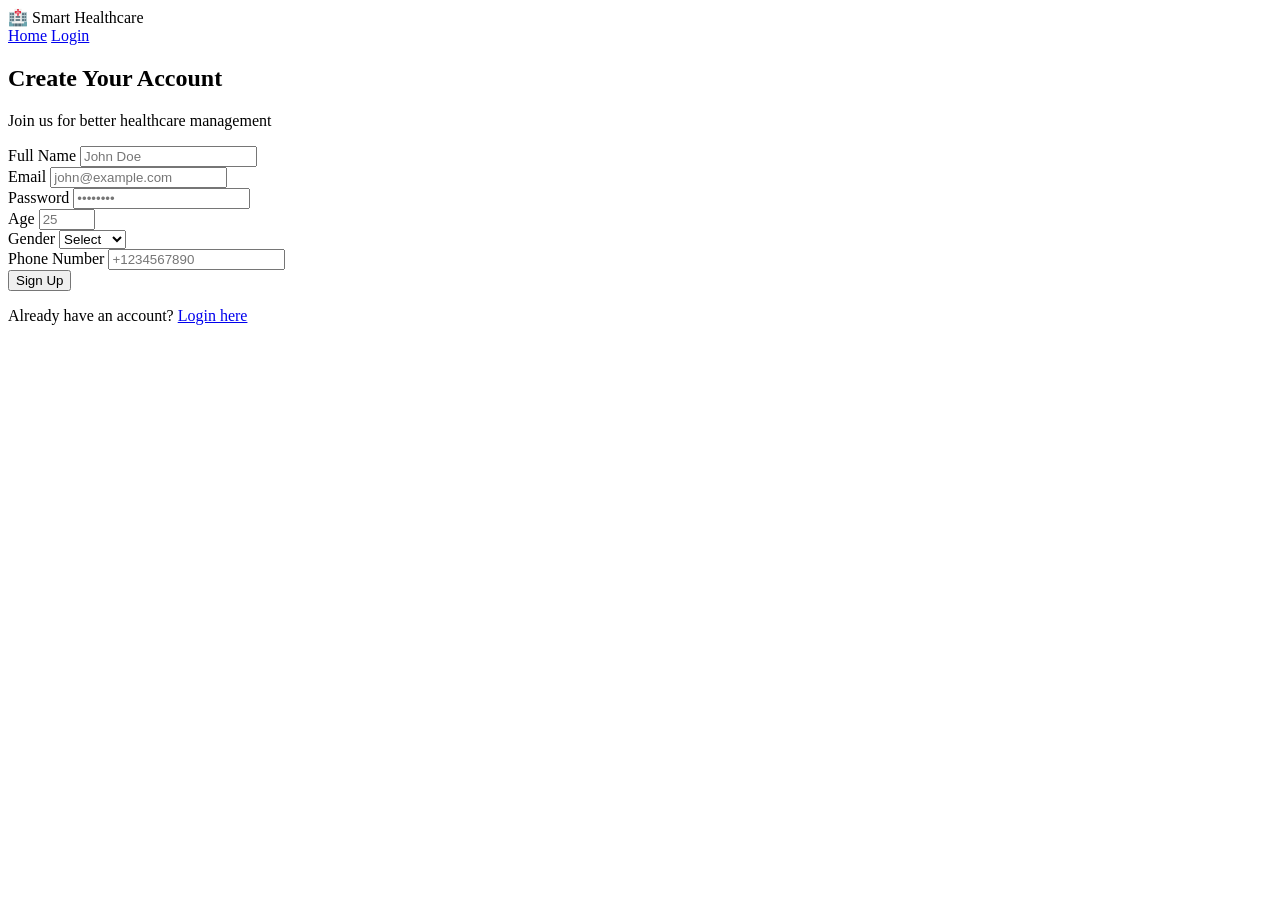
<file: src/main/resources/templates/signup.html>
<!-- src/main/resources/templates/signup.html -->

<!DOCTYPE html>
<html xmlns:th="http://www.thymeleaf.org">
<head>
    <meta charset="UTF-8">
    <meta name="viewport" content="width=device-width, initial-scale=1.0">
    <title>Sign Up - Smart Healthcare</title>
    <link rel="stylesheet" th:href="@{/css/style.css}">
</head>
<body>
<nav class="navbar">
    <div class="container">
        <div class="nav-brand">🏥 Smart Healthcare</div>
        <div class="nav-links">
            <a href="/">Home</a>
            <a href="/login">Login</a>
        </div>
    </div>
</nav>

<div class="auth-container">
    <div class="auth-box">
        <h2>Create Your Account</h2>
        <p class="auth-subtitle">Join us for better healthcare management</p>

        <div th:if="${error}" class="alert alert-error" th:text="${error}"></div>

        <form th:action="@{/signup}" method="post">
            <div class="form-group">
                <label>Full Name</label>
                <input type="text" name="fullName" required placeholder="John Doe">
            </div>

            <div class="form-group">
                <label>Email</label>
                <input type="email" name="email" required placeholder="john@example.com">
            </div>

            <div class="form-group">
                <label>Password</label>
                <input type="password" name="password" required placeholder="••••••••">
            </div>

            <div class="form-row">
                <div class="form-group">
                    <label>Age</label>
                    <input type="number" name="age" required min="1" max="120" placeholder="25">
                </div>

                <div class="form-group">
                    <label>Gender</label>
                    <select name="gender" required>
                        <option value="">Select</option>
                        <option value="Male">Male</option>
                        <option value="Female">Female</option>
                        <option value="Other">Other</option>
                    </select>
                </div>
            </div>

            <div class="form-group">
                <label>Phone Number</label>
                <input type="tel" name="phone" required placeholder="+1234567890">
            </div>

            <button type="submit" class="btn-submit">Sign Up</button>
        </form>

        <p class="auth-link">Already have an account? <a href="/login">Login here</a></p>
    </div>
</div>
</body>
</html>
</file>
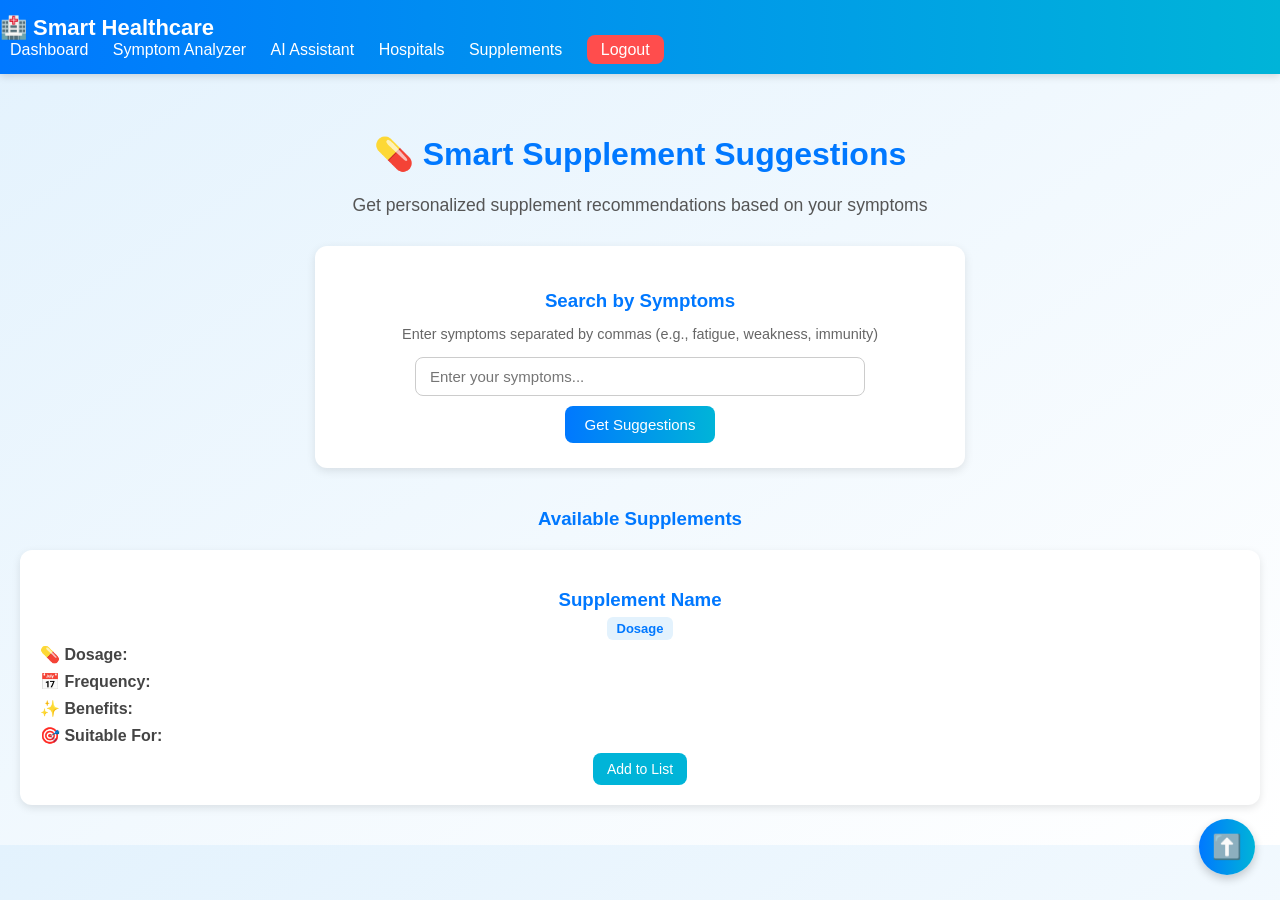
<file: src/main/resources/templates/supplements.html>
<!-- src/main/resources/templates/supplements.html -->

<!DOCTYPE html>
<html xmlns:th="http://www.thymeleaf.org">
<head>
    <meta charset="UTF-8">
    <meta name="viewport" content="width=device-width, initial-scale=1.0">
    <title>💊 Supplement Suggestions - Smart Healthcare</title>

    <link rel="stylesheet" th:href="@{/css/style.css}">

    <style>
        /* 🌈 Base Theme */
        body {
          font-family: "Segoe UI", Roboto, sans-serif;
          margin: 0;
          background: linear-gradient(to bottom right, #e3f2fd, #ffffff);
          color: #333;
        }

        /* 🌟 Navbar */
        .navbar {
          background: linear-gradient(90deg, #0078ff, #00b4d8);
          color: white;
          padding: 15px 0;
          box-shadow: 0 2px 8px rgba(0, 0, 0, 0.15);
        }

        .nav-brand {
          font-size: 22px;
          font-weight: bold;
        }

        .nav-links a {
          color: white;
          text-decoration: none;
          margin: 0 10px;
          font-weight: 500;
          transition: color 0.3s;
        }

        .nav-links a:hover {
          color: #d1ecff;
        }

        .btn-logout {
          background-color: #ff4d4d;
          padding: 6px 14px;
          border-radius: 8px;
          transition: 0.3s;
        }

        .btn-logout:hover {
          background-color: #e60000;
        }

        /* 🧠 Page Header */
        .page-container {
          padding: 40px 0;
        }

        .page-header {
          text-align: center;
          margin-bottom: 30px;
        }

        .page-header h1 {
          color: #0078ff;
          font-size: 2rem;
        }

        .page-header p {
          color: #555;
          font-size: 1.1rem;
        }

        /* 🔍 Search Section */
        .supplement-search {
          background: #ffffff;
          padding: 25px;
          border-radius: 12px;
          box-shadow: 0 3px 10px rgba(0, 0, 0, 0.1);
          max-width: 600px;
          margin: 0 auto 40px;
          text-align: center;
        }

        .supplement-search h3 {
          color: #0078ff;
          margin-bottom: 10px;
        }

        .help-text {
          font-size: 0.9rem;
          color: #666;
          margin-bottom: 15px;
        }

        .search-box {
          display: flex;
          justify-content: center;
          gap: 10px;
          flex-wrap: wrap;
        }

        .search-box input {
          width: 70%;
          padding: 10px 14px;
          border: 1px solid #ccc;
          border-radius: 8px;
          outline: none;
          font-size: 15px;
        }

        .search-box input:focus {
          border-color: #0078ff;
          box-shadow: 0 0 6px rgba(0, 120, 255, 0.4);
        }

        .btn-search {
          background: linear-gradient(90deg, #0078ff, #00b4d8);
          color: white;
          border: none;
          border-radius: 8px;
          padding: 10px 20px;
          cursor: pointer;
          font-size: 15px;
          transition: transform 0.2s, background 0.3s;
        }

        .btn-search:hover {
          transform: scale(1.05);
          background: linear-gradient(90deg, #0065cc, #009fb3);
        }

        /* 💊 Supplement Cards */
        .supplement-results {
          text-align: center;
        }

        .supplement-results h3 {
          color: #0078ff;
          margin-bottom: 20px;
        }

        .supplement-grid {
          display: grid;
          grid-template-columns: repeat(auto-fit, minmax(320px, 1fr));
          gap: 20px;
          padding: 0 20px;
        }

        .supplement-card {
          background: white;
          border-radius: 12px;
          padding: 20px;
          box-shadow: 0 3px 8px rgba(0, 0, 0, 0.1);
          transition: transform 0.3s, box-shadow 0.3s;
          position: relative;
        }

        .supplement-card:hover {
          transform: translateY(-5px);
          box-shadow: 0 6px 14px rgba(0, 0, 0, 0.15);
        }

        .supplement-card.highlighted {
          border: 2px solid #00b4d8;
          background: #f0faff;
        }

        .supplement-header h3 {
          color: #0078ff;
          margin-bottom: 8px;
        }

        .supplement-dosage {
          background-color: #e3f2fd;
          color: #0078ff;
          padding: 4px 10px;
          border-radius: 6px;
          font-size: 13px;
          font-weight: 600;
        }

        .supplement-details p {
          margin: 8px 0;
          color: #444;
          text-align: left;
        }

        .btn-secondary {
          background-color: #00b4d8;
          color: white;
          border: none;
          padding: 8px 14px;
          border-radius: 8px;
          cursor: pointer;
          font-size: 14px;
          transition: background-color 0.3s, transform 0.2s;
        }

        .btn-secondary:hover {
          background-color: #0078ff;
          transform: scale(1.05);
        }

        .no-results {
          text-align: center;
          color: #888;
          font-size: 16px;
          margin-top: 20px;
        }

        /* 🌟 Floating Action Button */
        .fab {
          position: fixed;
          bottom: 25px;
          right: 25px;
          background: linear-gradient(90deg, #0078ff, #00b4d8);
          color: white;
          border: none;
          border-radius: 50%;
          width: 56px;
          height: 56px;
          font-size: 24px;
          cursor: pointer;
          box-shadow: 0 4px 10px rgba(0, 0, 0, 0.2);
          transition: transform 0.3s ease;
        }

        .fab:hover {
          transform: scale(1.1);
        }
    </style>
</head>

<body>
<!-- ✅ Navbar -->
<nav class="navbar">
    <div class="container">
        <div class="nav-brand">🏥 Smart Healthcare</div>
        <div class="nav-links">
            <a href="/dashboard">Dashboard</a>
            <a href="/symptom-analyzer">Symptom Analyzer</a>
            <a href="/ai-assistant">AI Assistant</a>
            <a href="/hospitals">Hospitals</a>
            <a href="/supplements">Supplements</a>
            <a href="/logout" class="btn-logout">Logout</a>
        </div>
    </div>
</nav>

<div class="page-container">
    <div class="container">
        <div class="page-header">
            <h1>💊 Smart Supplement Suggestions</h1>
            <p>Get personalized supplement recommendations based on your symptoms</p>
        </div>

        <!-- 🔍 Search Box -->
        <div class="supplement-search">
            <h3>Search by Symptoms</h3>
            <p class="help-text">Enter symptoms separated by commas (e.g., fatigue, weakness, immunity)</p>
            <div class="search-box">
                <input type="text" id="symptomSearch" placeholder="Enter your symptoms...">
                <button onclick="searchSupplements()" class="btn-search">Get Suggestions</button>
            </div>
        </div>

        <!-- 💊 Results Section -->
        <div class="supplement-results">
            <h3>Available Supplements</h3>
            <div class="supplement-grid" id="supplementList">
                <div class="supplement-card" th:each="supplement : ${supplements}">
                    <div class="supplement-header">
                        <h3 th:text="${supplement.name}">Supplement Name</h3>
                        <span class="supplement-dosage" th:text="${supplement.dosage}">Dosage</span>
                    </div>
                    <div class="supplement-details">
                        <p><strong>💊 Dosage:</strong> <span th:text="${supplement.dosage}"></span></p>
                        <p><strong>📅 Frequency:</strong> <span th:text="${supplement.frequency}"></span></p>
                        <p><strong>✨ Benefits:</strong> <span th:text="${supplement.benefits}"></span></p>
                        <p><strong>🎯 Suitable For:</strong> <span th:text="${supplement.suitableFor}"></span></p>
                    </div>
                    <div class="supplement-actions">
                        <button class="btn-secondary" onclick="alert('Added to recommendations!')">Add to List</button>
                    </div>
                </div>
            </div>
        </div>
    </div>
</div>

<!-- 💡 Floating Action Button -->
<button class="fab" onclick="scrollToTop()">⬆️</button>

<script>
    // 🧠 Fetch supplements based on entered symptoms
    function searchSupplements() {
      const symptoms = document.getElementById('symptomSearch').value.trim();

      if (!symptoms) {
        alert('Please enter symptoms to search');
        return;
      }

      fetch(`/supplement-suggestions?symptoms=${encodeURIComponent(symptoms)}`)
        .then(response => response.json())
        .then(data => {
          displaySupplements(data);
        })
        .catch(error => {
          alert('Error fetching supplements. Please try again.');
          console.error('Error:', error);
        });
    }

    // 💊 Display supplements dynamically
    function displaySupplements(supplements) {
      const container = document.getElementById('supplementList');

      if (supplements.length === 0) {
        container.innerHTML = '<p class="no-results">No supplements found for the given symptoms. Showing all available supplements.</p>';
        return;
      }

      container.innerHTML = '';

      supplements.forEach(supplement => {
        const card = document.createElement('div');
        card.className = 'supplement-card highlighted';
        card.innerHTML = `
          <div class="supplement-header">
            <h3>${supplement.name}</h3>
            <span class="supplement-dosage">${supplement.dosage}</span>
          </div>
          <div class="supplement-details">
            <p><strong>💊 Dosage:</strong> ${supplement.dosage}</p>
            <p><strong>📅 Frequency:</strong> ${supplement.frequency}</p>
            <p><strong>✨ Benefits:</strong> ${supplement.benefits}</p>
            <p><strong>🎯 Suitable For:</strong> ${supplement.suitableFor}</p>
          </div>
          <div class="supplement-actions">
            <button class="btn-secondary" onclick="alert('Added to recommendations!')">Add to List</button>
          </div>
        `;
        container.appendChild(card);
      });
    }

    // ⬆️ Smooth scroll-to-top button
    function scrollToTop() {
      window.scrollTo({ top: 0, behavior: 'smooth' });
    }
</script>
</body>
</html>
</file>
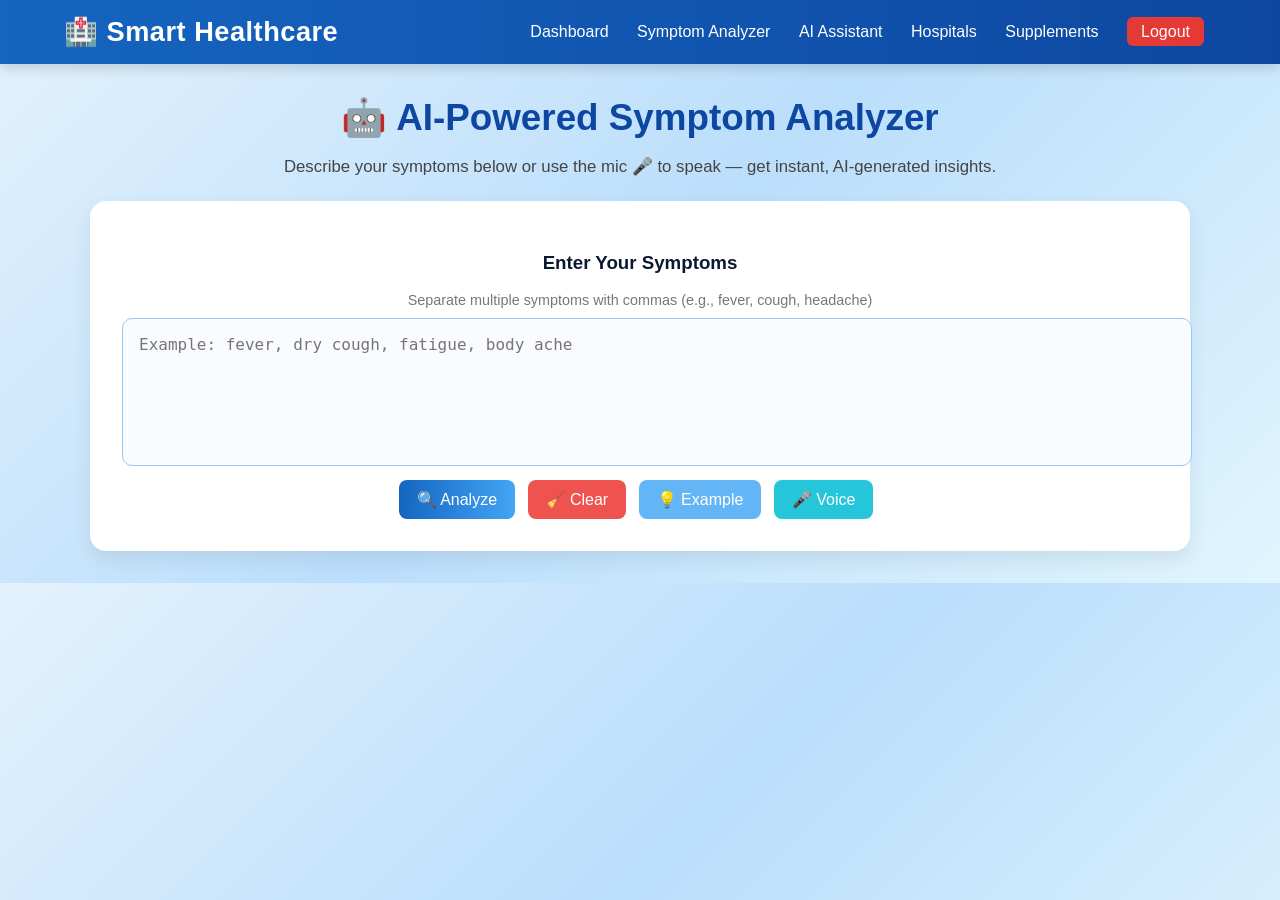
<file: src/main/resources/templates/symptom-analyzer.html>
<!DOCTYPE html>
<html xmlns:th="http://www.thymeleaf.org">
<head>
    <meta charset="UTF-8">
    <meta name="viewport" content="width=device-width, initial-scale=1.0">
    <title>Symptom Analyzer - Smart Healthcare</title>
    <link rel="stylesheet" th:href="@{/css/style.css}">
    <style>
        /* === GLOBAL STYLES === */
        body {
            font-family: 'Poppins', 'Segoe UI', sans-serif;
            background: linear-gradient(135deg, #e3f2fd 0%, #bbdefb 50%, #e1f5fe 100%);
            color: #0a192f;
            margin: 0;
            padding: 0;
        }

        /* === NAVBAR === */
        .navbar {
            background: linear-gradient(90deg, #1565c0, #0d47a1);
            color: #fff;
            padding: 1rem 0;
            box-shadow: 0 4px 12px rgba(0,0,0,0.15);
            position: sticky;
            top: 0;
            z-index: 1000;
        }

        .navbar .container {
            width: 90%;
            margin: auto;
            display: flex;
            justify-content: space-between;
            align-items: center;
        }

        .nav-brand {
            font-size: 1.7rem;
            font-weight: bold;
            letter-spacing: 0.5px;
        }

        .nav-links a {
            color: #ffffff;
            text-decoration: none;
            margin: 0 12px;
            font-weight: 500;
            transition: color 0.3s ease;
        }

        .nav-links a:hover {
            color: #aee1ff;
        }

        .btn-logout {
            background: #e53935;
            color: white;
            padding: 6px 14px;
            border-radius: 6px;
            transition: background 0.3s;
        }

        .btn-logout:hover {
            background: #c62828;
        }

        /* === PAGE HEADER === */
        .page-container {
            width: 90%;
            max-width: 1100px;
            margin: 2rem auto;
            text-align: center;
        }

        .page-header h1 {
            font-size: 2.3rem;
            color: #0d47a1;
            margin-bottom: 0.5rem;
        }

        .page-header p {
            color: #444;
            margin-bottom: 1.5rem;
            font-size: 1.05rem;
        }

        /* === ANALYZER === */
        .analyzer-container {
            display: grid;
            grid-template-columns: 1fr;
            gap: 2rem;
        }

        .analyzer-input {
            background: #ffffff;
            padding: 2rem;
            border-radius: 16px;
            box-shadow: 0 8px 20px rgba(0,0,0,0.08);
            transition: transform 0.2s;
        }

        .analyzer-input:hover {
            transform: translateY(-4px);
        }

        .analyzer-input textarea {
            width: 100%;
            padding: 1rem;
            border: 1.5px solid #90caf9;
            border-radius: 10px;
            font-size: 1rem;
            resize: none;
            background: #f9fbff;
            color: #0d1b2a;
        }

        .help-text {
            font-size: 0.9rem;
            color: #777;
            margin-bottom: 10px;
        }

        .btn-analyze, .btn-clear, .btn-example, .btn-voice {
            margin: 10px 8px 0 0;
            padding: 10px 18px;
            font-size: 1rem;
            border: none;
            border-radius: 8px;
            cursor: pointer;
            transition: all 0.3s ease;
        }

        .btn-analyze {
            background: linear-gradient(90deg, #1565c0, #42a5f5);
            color: white;
        }
        .btn-analyze:hover {
            background: #0d47a1;
        }

        .btn-clear {
            background: #ef5350;
            color: white;
        }
        .btn-clear:hover {
            background: #c62828;
        }

        .btn-example {
            background: #64b5f6;
            color: white;
        }
        .btn-example:hover {
            background: #42a5f5;
        }

        .btn-voice {
            background: #26c6da;
            color: white;
        }
        .btn-voice:hover {
            background: #00acc1;
        }

        /* === RESULTS === */
        .analyzer-results {
            background: #ffffff;
            padding: 2rem;
            border-radius: 16px;
            box-shadow: 0 8px 20px rgba(0,0,0,0.08);
            animation: fadeIn 0.6s ease-in-out;
        }

        .result-header h2 {
            color: #0d47a1;
            font-size: 1.6rem;
        }

        .confidence-badge {
            background: #e3f2fd;
            color: #1565c0;
            font-weight: 600;
            padding: 6px 12px;
            border-radius: 20px;
            margin-left: 8px;
        }

        .severity-badge {
            padding: 6px 12px;
            border-radius: 20px;
            font-weight: 600;
            color: white;
        }

        .severity-high { background: #d32f2f; }
        .severity-moderate { background: #f9a825; }
        .severity-low { background: #388e3c; }

        .result-actions {
            margin-top: 1.5rem;
        }

        .btn-secondary {
            display: inline-block;
            margin-right: 8px;
            background: #90caf9;
            color: #0d47a1;
            padding: 8px 14px;
            border-radius: 8px;
            text-decoration: none;
            font-weight: 500;
        }

        .btn-secondary:hover {
            background: #64b5f6;
        }

        /* === LOADING SPINNER === */
        .loader {
            display: none;
            margin: 20px auto;
            border: 5px solid #f3f3f3;
            border-top: 5px solid #1565c0;
            border-radius: 50%;
            width: 40px;
            height: 40px;
            animation: spin 1s linear infinite;
        }

        @keyframes spin { 100% { transform: rotate(360deg); } }
        @keyframes fadeIn { from {opacity: 0;} to {opacity: 1;} }

        @media (max-width: 768px) {
            .navbar .container {
                flex-direction: column;
                text-align: center;
            }
            .nav-links { margin-top: 10px; }
        }
    </style>
</head>

<body>
<nav class="navbar">
    <div class="container">
        <div class="nav-brand">🏥 Smart Healthcare</div>
        <div class="nav-links">
            <a href="/dashboard">Dashboard</a>
            <a href="/symptom-analyzer">Symptom Analyzer</a>
            <a href="/ai-assistant">AI Assistant</a>
            <a href="/hospitals">Hospitals</a>
            <a href="/supplements">Supplements</a>
            <a href="/logout" class="btn-logout">Logout</a>
        </div>
    </div>
</nav>

<div class="page-container">
    <div class="page-header">
        <h1>🤖 AI-Powered Symptom Analyzer</h1>
        <p>Describe your symptoms below or use the mic 🎤 to speak — get instant, AI-generated insights.</p>
    </div>

    <div class="analyzer-container">
        <div class="analyzer-input">
            <h3>Enter Your Symptoms</h3>
            <p class="help-text">Separate multiple symptoms with commas (e.g., fever, cough, headache)</p>
            <textarea id="symptoms" placeholder="Example: fever, dry cough, fatigue, body ache" rows="6"></textarea>

            <div>
                <button onclick="analyzeSymptoms()" class="btn-analyze">🔍 Analyze</button>
                <button onclick="clearSymptoms()" class="btn-clear">🧹 Clear</button>
                <button onclick="loadExampleSymptoms()" class="btn-example">💡 Example</button>
                <button onclick="startVoiceInput()" class="btn-voice">🎤 Voice</button>
            </div>

            <div id="loader" class="loader"></div>
        </div>

        <div id="results" class="analyzer-results" style="display: none;">
            <h3>🧠 Analysis Results</h3>
            <div class="result-card">
                <div class="result-header">
                    <h2 id="disease"></h2>
                    <span id="confidence" class="confidence-badge"></span>
                </div>
                <div>
                    <strong>Severity:</strong>
                    <span id="severity" class="severity-badge"></span>
                </div>
                <div>
                    <h4>Recommendations:</h4>
                    <p id="recommendations"></p>
                </div>
                <div class="result-actions">
                    <a href="/supplements" class="btn-secondary">💊 View Supplements</a>
                    <a href="/hospitals" class="btn-secondary">🏥 Find Hospitals</a>
                </div>
            </div>
        </div>
    </div>
</div>

<script>
    function analyzeSymptoms() {
        const symptoms = document.getElementById('symptoms').value.trim();
        if (!symptoms) return alert('⚠️ Please enter your symptoms.');

        document.getElementById('loader').style.display = 'block';
        const formData = new FormData();
        formData.append('symptoms', symptoms);

        fetch('/analyze-symptoms', { method: 'POST', body: formData })
        .then(response => response.json())
        .then(data => {
            document.getElementById('loader').style.display = 'none';
            document.getElementById('results').style.display = 'block';
            document.getElementById('disease').textContent = data.predictedDisease;
            document.getElementById('confidence').textContent = data.confidenceScore + '% Confidence';
            document.getElementById('severity').textContent = data.severity;
            document.getElementById('recommendations').textContent = data.recommendations;

            const badge = document.getElementById('severity');
            badge.className = 'severity-badge';
            if (data.severity === 'High') badge.classList.add('severity-high');
            else if (data.severity === 'Moderate') badge.classList.add('severity-moderate');
            else badge.classList.add('severity-low');
        })
        .catch(() => {
            document.getElementById('loader').style.display = 'none';
            alert('❌ Error analyzing symptoms. Please try again.');
        });
    }

    function clearSymptoms() {
        document.getElementById('symptoms').value = '';
        document.getElementById('results').style.display = 'none';
    }

    function loadExampleSymptoms() {
        document.getElementById('symptoms').value = 'fever, cough, body ache, sore throat';
    }

    function startVoiceInput() {
        if (!('webkitSpeechRecognition' in window)) {
            alert('🎤 Voice recognition not supported in this browser.');
            return;
        }
        const recognition = new webkitSpeechRecognition();
        recognition.lang = 'en-US';
        recognition.start();
        recognition.onresult = event => {
            document.getElementById('symptoms').value = event.results[0][0].transcript;
        };
    }
</script>
</body>
</html>
</file>
